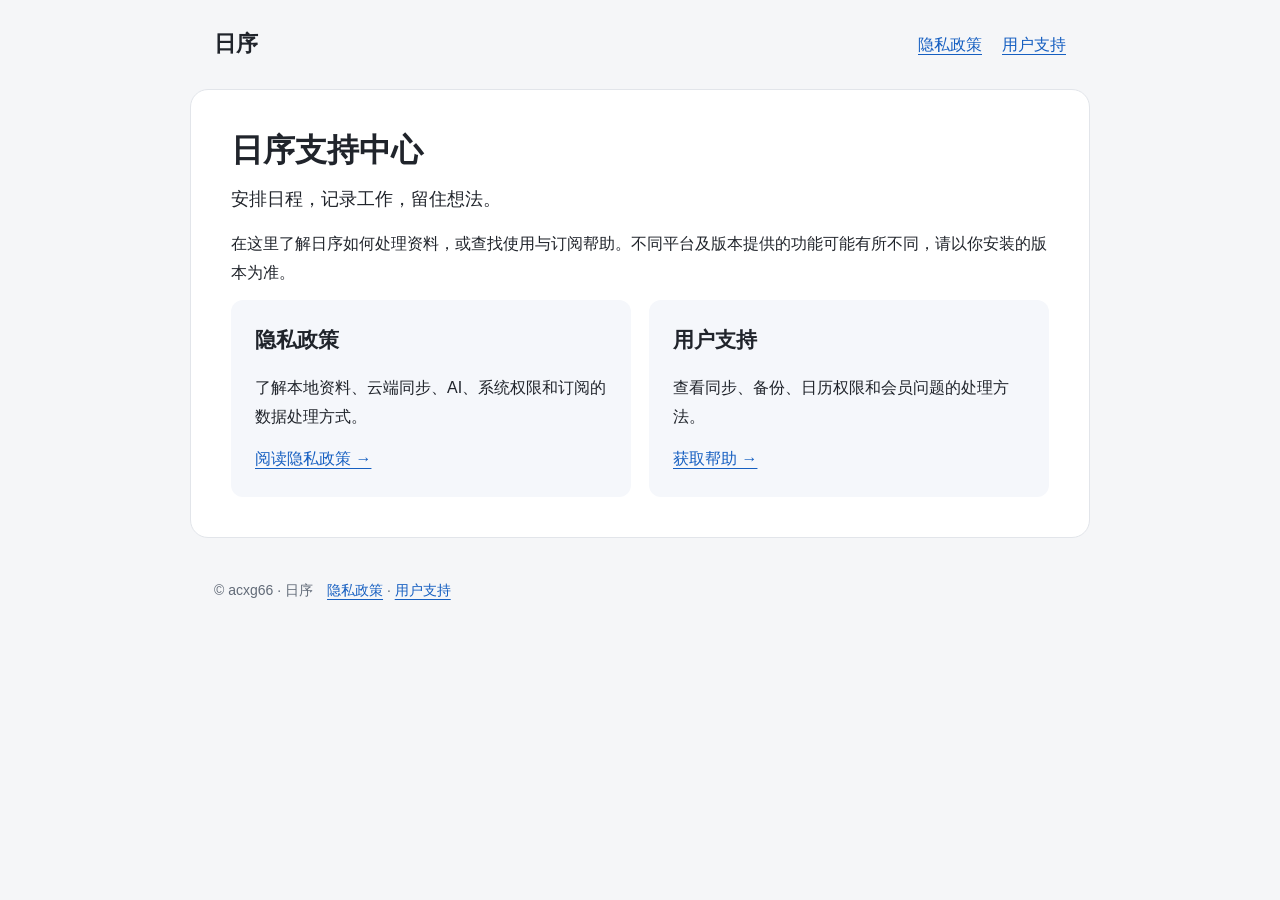
<file: index.html>
<!doctype html>
<html lang="zh-CN"><head><meta charset="utf-8"><meta name="viewport" content="width=device-width,initial-scale=1"><meta name="description" content="日序的日序支持中心，了解数据处理方式与获取帮助。"><title>日序支持中心 · 日序</title><link rel="stylesheet" href="style.css"></head>
<body><header><a href="index.html">日序</a><nav aria-label="网站导航"><a href="privacy.html">隐私政策</a><a href="support.html">用户支持</a></nav></header><main><h1>日序支持中心</h1><p class="lead">安排日程，记录工作，留住想法。</p><p>在这里了解日序如何处理资料，或查找使用与订阅帮助。不同平台及版本提供的功能可能有所不同，请以你安装的版本为准。</p><div class="cards"><section class="card"><h2>隐私政策</h2><p>了解本地资料、云端同步、AI、系统权限和订阅的数据处理方式。</p><a href="privacy.html">阅读隐私政策 →</a></section><section class="card"><h2>用户支持</h2><p>查看同步、备份、日历权限和会员问题的处理方法。</p><a href="support.html">获取帮助 →</a></section></div></main><footer>© acxg66 · 日序　<a href="privacy.html">隐私政策</a> · <a href="support.html">用户支持</a></footer></body></html>
</file>
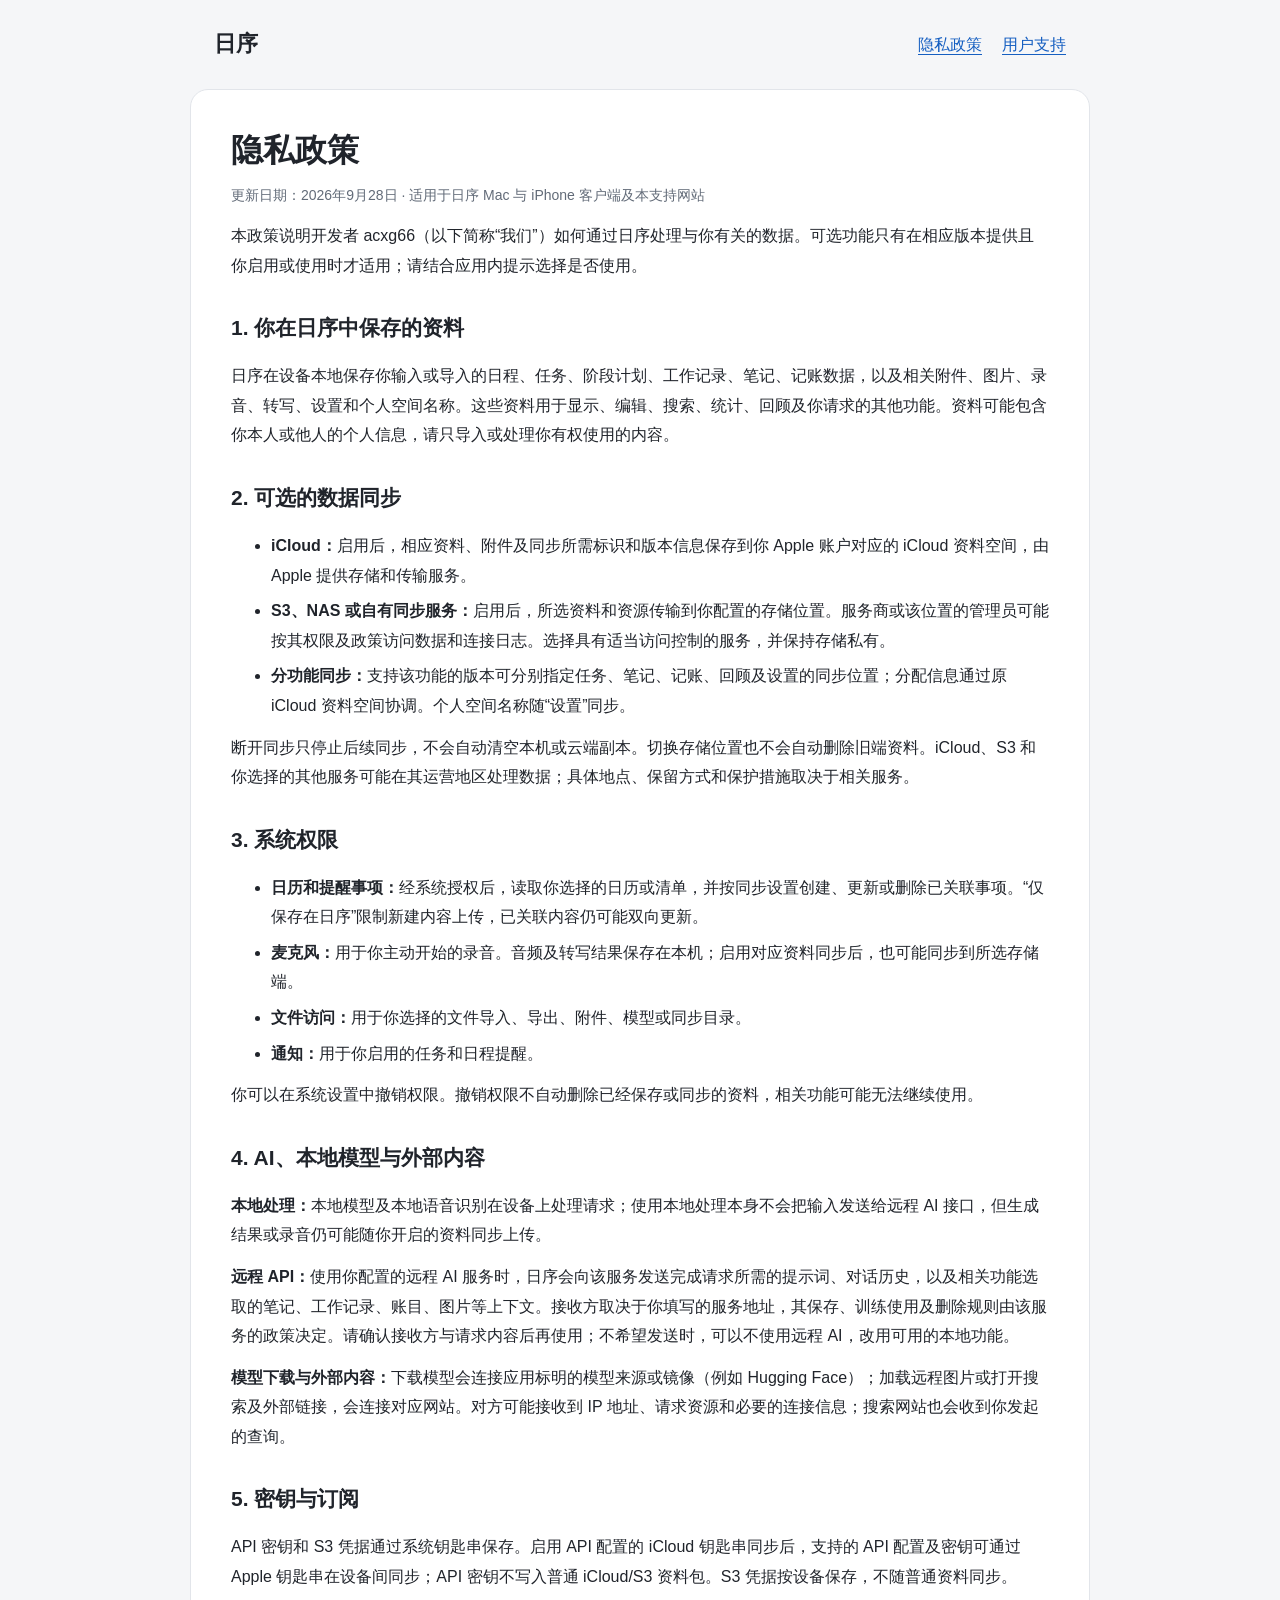
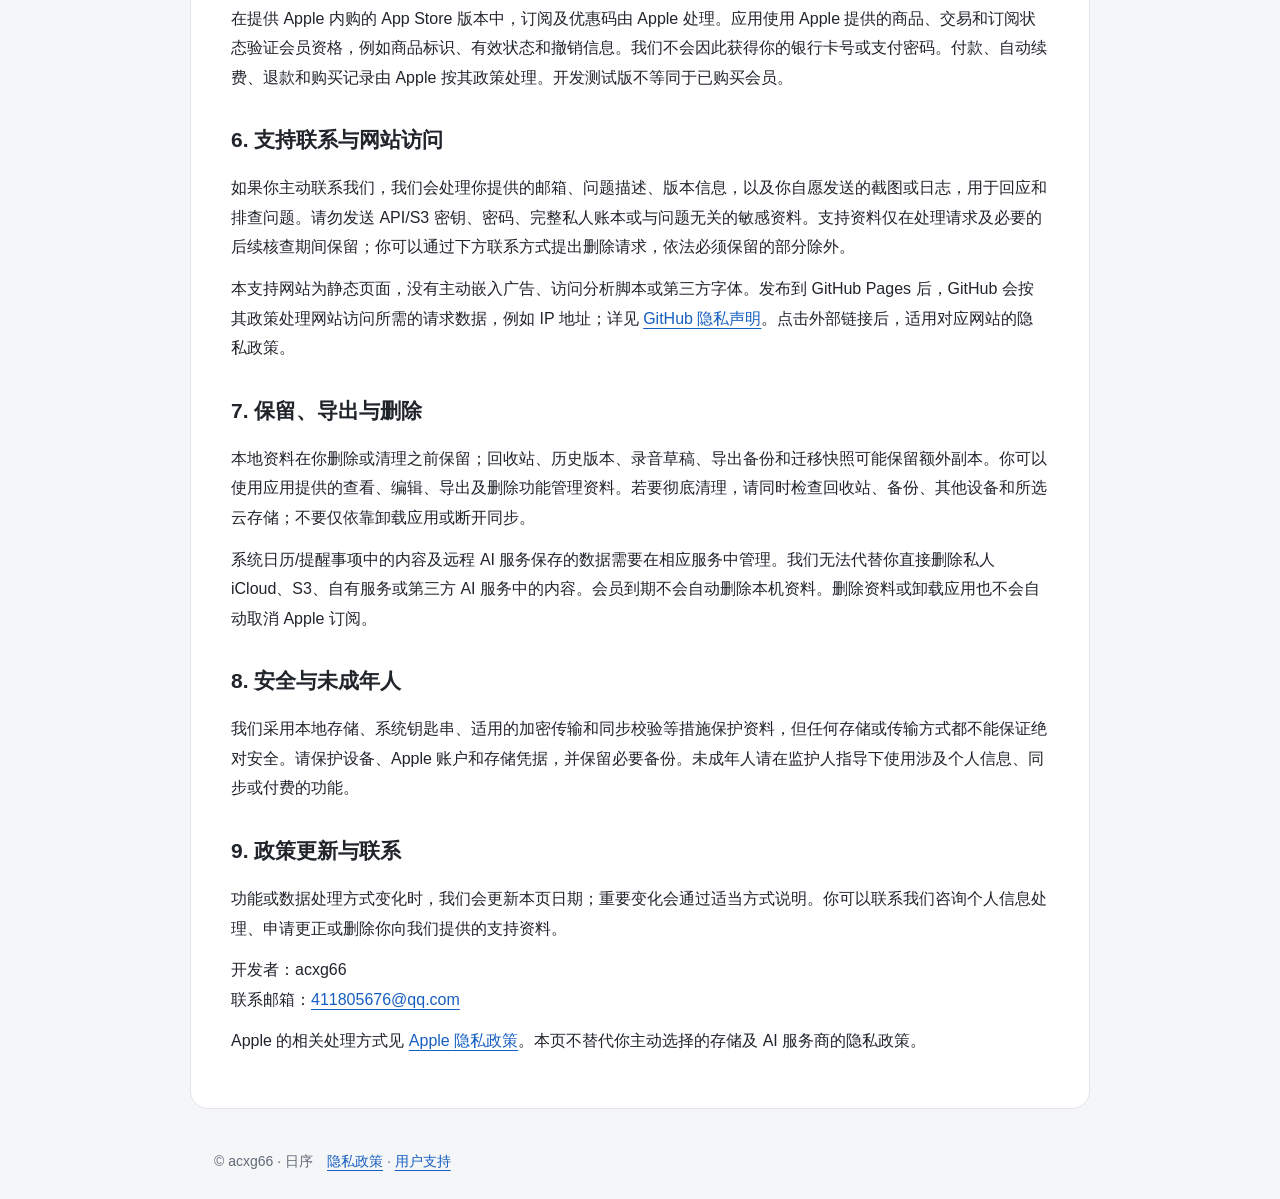
<file: privacy.html>
<!doctype html>
<html lang="zh-CN"><head><meta charset="utf-8"><meta name="viewport" content="width=device-width,initial-scale=1"><meta name="description" content="日序的隐私政策，了解数据处理方式与获取帮助。"><title>隐私政策 · 日序</title><link rel="stylesheet" href="style.css"></head>
<body><header><a href="index.html">日序</a><nav aria-label="网站导航"><a href="privacy.html">隐私政策</a><a href="support.html">用户支持</a></nav></header><main><h1>隐私政策</h1><p class="meta">更新日期：2026年9月28日 · 适用于日序 Mac 与 iPhone 客户端及本支持网站</p>
<p>本政策说明开发者 acxg66（以下简称“我们”）如何通过日序处理与你有关的数据。可选功能只有在相应版本提供且你启用或使用时才适用；请结合应用内提示选择是否使用。</p>
<h2>1. 你在日序中保存的资料</h2><p>日序在设备本地保存你输入或导入的日程、任务、阶段计划、工作记录、笔记、记账数据，以及相关附件、图片、录音、转写、设置和个人空间名称。这些资料用于显示、编辑、搜索、统计、回顾及你请求的其他功能。资料可能包含你本人或他人的个人信息，请只导入或处理你有权使用的内容。</p>
<h2>2. 可选的数据同步</h2><ul><li><strong>iCloud：</strong>启用后，相应资料、附件及同步所需标识和版本信息保存到你 Apple 账户对应的 iCloud 资料空间，由 Apple 提供存储和传输服务。</li><li><strong>S3、NAS 或自有同步服务：</strong>启用后，所选资料和资源传输到你配置的存储位置。服务商或该位置的管理员可能按其权限及政策访问数据和连接日志。选择具有适当访问控制的服务，并保持存储私有。</li><li><strong>分功能同步：</strong>支持该功能的版本可分别指定任务、笔记、记账、回顾及设置的同步位置；分配信息通过原 iCloud 资料空间协调。个人空间名称随“设置”同步。</li></ul><p>断开同步只停止后续同步，不会自动清空本机或云端副本。切换存储位置也不会自动删除旧端资料。iCloud、S3 和你选择的其他服务可能在其运营地区处理数据；具体地点、保留方式和保护措施取决于相关服务。</p>
<h2>3. 系统权限</h2><ul><li><strong>日历和提醒事项：</strong>经系统授权后，读取你选择的日历或清单，并按同步设置创建、更新或删除已关联事项。“仅保存在日序”限制新建内容上传，已关联内容仍可能双向更新。</li><li><strong>麦克风：</strong>用于你主动开始的录音。音频及转写结果保存在本机；启用对应资料同步后，也可能同步到所选存储端。</li><li><strong>文件访问：</strong>用于你选择的文件导入、导出、附件、模型或同步目录。</li><li><strong>通知：</strong>用于你启用的任务和日程提醒。</li></ul><p>你可以在系统设置中撤销权限。撤销权限不自动删除已经保存或同步的资料，相关功能可能无法继续使用。</p>
<h2>4. AI、本地模型与外部内容</h2><p><strong>本地处理：</strong>本地模型及本地语音识别在设备上处理请求；使用本地处理本身不会把输入发送给远程 AI 接口，但生成结果或录音仍可能随你开启的资料同步上传。</p><p><strong>远程 API：</strong>使用你配置的远程 AI 服务时，日序会向该服务发送完成请求所需的提示词、对话历史，以及相关功能选取的笔记、工作记录、账目、图片等上下文。接收方取决于你填写的服务地址，其保存、训练使用及删除规则由该服务的政策决定。请确认接收方与请求内容后再使用；不希望发送时，可以不使用远程 AI，改用可用的本地功能。</p><p><strong>模型下载与外部内容：</strong>下载模型会连接应用标明的模型来源或镜像（例如 Hugging Face）；加载远程图片或打开搜索及外部链接，会连接对应网站。对方可能接收到 IP 地址、请求资源和必要的连接信息；搜索网站也会收到你发起的查询。</p>
<h2>5. 密钥与订阅</h2><p>API 密钥和 S3 凭据通过系统钥匙串保存。启用 API 配置的 iCloud 钥匙串同步后，支持的 API 配置及密钥可通过 Apple 钥匙串在设备间同步；API 密钥不写入普通 iCloud/S3 资料包。S3 凭据按设备保存，不随普通资料同步。</p><p>在提供 Apple 内购的 App Store 版本中，订阅及优惠码由 Apple 处理。应用使用 Apple 提供的商品、交易和订阅状态验证会员资格，例如商品标识、有效状态和撤销信息。我们不会因此获得你的银行卡号或支付密码。付款、自动续费、退款和购买记录由 Apple 按其政策处理。开发测试版不等同于已购买会员。</p>
<h2>6. 支持联系与网站访问</h2><p>如果你主动联系我们，我们会处理你提供的邮箱、问题描述、版本信息，以及你自愿发送的截图或日志，用于回应和排查问题。请勿发送 API/S3 密钥、密码、完整私人账本或与问题无关的敏感资料。支持资料仅在处理请求及必要的后续核查期间保留；你可以通过下方联系方式提出删除请求，依法必须保留的部分除外。</p><p>本支持网站为静态页面，没有主动嵌入广告、访问分析脚本或第三方字体。发布到 GitHub Pages 后，GitHub 会按其政策处理网站访问所需的请求数据，例如 IP 地址；详见 <a href="https://docs.github.com/en/site-policy/privacy-policies/github-general-privacy-statement">GitHub 隐私声明</a>。点击外部链接后，适用对应网站的隐私政策。</p>
<h2>7. 保留、导出与删除</h2><p>本地资料在你删除或清理之前保留；回收站、历史版本、录音草稿、导出备份和迁移快照可能保留额外副本。你可以使用应用提供的查看、编辑、导出及删除功能管理资料。若要彻底清理，请同时检查回收站、备份、其他设备和所选云存储；不要仅依靠卸载应用或断开同步。</p><p>系统日历/提醒事项中的内容及远程 AI 服务保存的数据需要在相应服务中管理。我们无法代替你直接删除私人 iCloud、S3、自有服务或第三方 AI 服务中的内容。会员到期不会自动删除本机资料。删除资料或卸载应用也不会自动取消 Apple 订阅。</p>
<h2>8. 安全与未成年人</h2><p>我们采用本地存储、系统钥匙串、适用的加密传输和同步校验等措施保护资料，但任何存储或传输方式都不能保证绝对安全。请保护设备、Apple 账户和存储凭据，并保留必要备份。未成年人请在监护人指导下使用涉及个人信息、同步或付费的功能。</p>
<h2>9. 政策更新与联系</h2><p>功能或数据处理方式变化时，我们会更新本页日期；重要变化会通过适当方式说明。你可以联系我们咨询个人信息处理、申请更正或删除你向我们提供的支持资料。</p><p>开发者：acxg66<br>联系邮箱：<a href="mailto:411805676@qq.com">411805676@qq.com</a></p><p>Apple 的相关处理方式见 <a href="https://www.apple.com/legal/privacy/">Apple 隐私政策</a>。本页不替代你主动选择的存储及 AI 服务商的隐私政策。</p></main><footer>© acxg66 · 日序　<a href="privacy.html">隐私政策</a> · <a href="support.html">用户支持</a></footer></body></html>
</file>
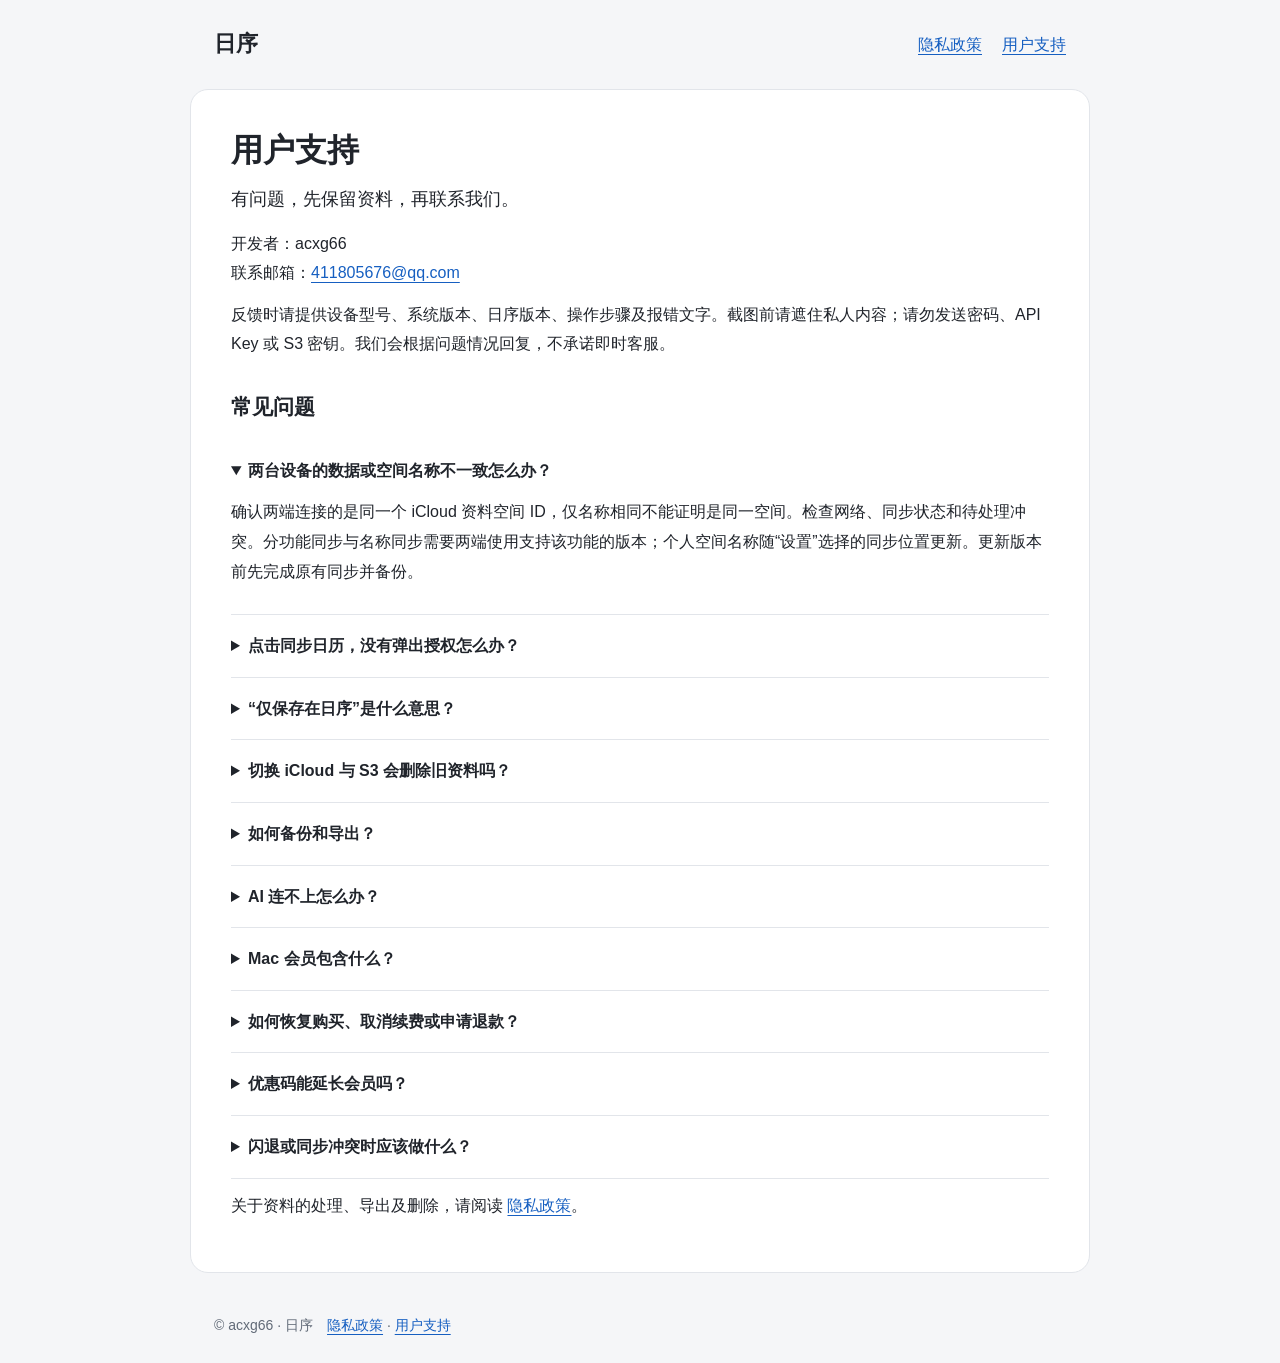
<file: support.html>
<!doctype html>
<html lang="zh-CN"><head><meta charset="utf-8"><meta name="viewport" content="width=device-width,initial-scale=1"><meta name="description" content="日序的用户支持，了解数据处理方式与获取帮助。"><title>用户支持 · 日序</title><link rel="stylesheet" href="style.css"></head>
<body><header><a href="index.html">日序</a><nav aria-label="网站导航"><a href="privacy.html">隐私政策</a><a href="support.html">用户支持</a></nav></header><main><h1>用户支持</h1><p class="lead">有问题，先保留资料，再联系我们。</p><p>开发者：acxg66<br>联系邮箱：<a href="mailto:411805676@qq.com">411805676@qq.com</a></p><p>反馈时请提供设备型号、系统版本、日序版本、操作步骤及报错文字。截图前请遮住私人内容；请勿发送密码、API Key 或 S3 密钥。我们会根据问题情况回复，不承诺即时客服。</p>
<h2>常见问题</h2>
<details open><summary>两台设备的数据或空间名称不一致怎么办？</summary><p>确认两端连接的是同一个 iCloud 资料空间 ID，仅名称相同不能证明是同一空间。检查网络、同步状态和待处理冲突。分功能同步与名称同步需要两端使用支持该功能的版本；个人空间名称随“设置”选择的同步位置更新。更新版本前先完成原有同步并备份。</p></details>
<details><summary>点击同步日历，没有弹出授权怎么办？</summary><p>首次开启时按系统提示授权；曾拒绝访问的，请打开系统设置 → 隐私与安全性 → 日历或提醒事项，允许日序访问。新版本会提供设置入口。系统同步需要受支持的系统版本；授权后返回日序，再选择要同步的日历或清单。</p></details>
<details><summary>“仅保存在日序”是什么意思？</summary><p>它表示新建的任务或日程不自动上传到系统清单或日历；已从系统同步进来的内容仍保持双向更新。日序自身的资料同步是另一项设置。</p></details>
<details><summary>切换 iCloud 与 S3 会删除旧资料吗？</summary><p>不会自动清理旧端副本。先让所有设备完成同步并更新到兼容版本，再调整各功能的同步位置，完成新端核对后自行管理旧端副本。S3 使用前执行连接测试。当前任务选择 S3 会暂停系统日历/提醒事项同步；需要系统同步时请把任务留在 iCloud。</p></details>
<details><summary>如何备份和导出？</summary><p>在支持分功能导出的版本中，打开设置 → 数据同步 → 导出与导入，选择任务、笔记、记账或回顾。导出的 .daybookdata 是文件包，复制时请保留整个包；笔记包可包含附件和已结束录音。记账导入采用文件版本时可能替换整个账本，请认真阅读确认提示并保留备份。</p></details>
<details><summary>AI 连不上怎么办？</summary><p>核对服务地址、服务商支持的模型标识、密钥和账户额度。修改配置后先保存，再测试连接。会员费不包含第三方 AI API 费用。反馈错误码即可，不要发送密钥。</p></details>
<details><summary>Mac 会员包含什么？</summary><p>提供会员功能的 Mac App Store 版本中，一个月订阅解锁数据同步、系统日历与提醒事项同步、AI 接口、本地语音助手、记账和笔记。计划中国区价格为 ¥6/月，实际价格与可用性以 App Store 购买确认页为准；不包含 iPhone 会员或第三方 AI 服务费用。开发测试版尚未开放真实收费。</p></details>
<details><summary>如何恢复购买、取消续费或申请退款？</summary><p>使用购买时的 Apple 账户，在设置 → Mac 会员中选择“恢复购买”。在 <a href="https://apps.apple.com/account/subscriptions">Apple 管理订阅</a>中取消自动续费；取消后通常可使用至已付费周期结束。删除应用不会自动取消订阅。退款请通过 <a href="https://reportaproblem.apple.com/">Apple 问题报告页面</a>申请，是否批准由 Apple 决定。</p></details>
<details><summary>优惠码能延长会员吗？</summary><p>使用为日序 Mac 订阅配置的 Apple 官方优惠码，在会员页打开兑换窗口。应用内兑换需要 macOS 15 或更新版本。资格、优惠时长、已有订阅的生效时间由 Apple 确认页决定，不是任意叠加天数；优惠结束后可能自动续费。</p></details>
<details><summary>闪退或同步冲突时应该做什么？</summary><p>先保存手头内容并保留备份。记录日序版本、系统版本和触发步骤，按页面提示处理冲突。不要反复删除资料空间或清空云端；联系我们时只提供必要的错误信息，崩溃报告也请检查是否包含私人路径或文本。</p></details>
<p>关于资料的处理、导出及删除，请阅读 <a href="privacy.html">隐私政策</a>。</p></main><footer>© acxg66 · 日序　<a href="privacy.html">隐私政策</a> · <a href="support.html">用户支持</a></footer></body></html>
</file>
<file: style.css>
*{box-sizing:border-box}html{color-scheme:light dark}body{margin:0;background:#f5f6f8;color:#20242b;font:16px/1.85 -apple-system,BlinkMacSystemFont,"Segoe UI",sans-serif}a{color:#165fc1;text-underline-offset:4px}header,main,footer{max-width:900px;margin:auto;padding:24px}header{display:flex;align-items:center;justify-content:space-between;gap:20px}header>a{font-size:22px;font-weight:750;text-decoration:none;color:inherit}nav{display:flex;gap:20px;flex-wrap:wrap}main{background:#fff;border:1px solid #e2e5ea;border-radius:18px;padding:40px;margin-bottom:16px}h1{font-size:32px;line-height:1.3;margin:0 0 12px}h2{font-size:21px;line-height:1.5;margin-top:32px}p,ul,ol{margin:12px 0}li{margin:6px 0}.meta,footer{color:#626b78;font-size:14px}.notice{padding:14px 18px;background:#fff5d9;border-left:4px solid #d49316;border-radius:6px}.lead{font-size:18px}.cards{display:grid;grid-template-columns:1fr 1fr;gap:18px}.card{padding:24px;background:#f5f7fb;border-radius:12px}.card h2{margin-top:0}code{overflow-wrap:anywhere}a,li,p{overflow-wrap:break-word}details{border-bottom:1px solid #e2e5ea;padding:16px 0}summary{cursor:pointer;font-weight:650}a:focus-visible,summary:focus-visible{outline:3px solid #5789df;outline-offset:4px}@media(max-width:600px){header{align-items:flex-start;flex-direction:column;gap:8px;padding:20px}main{padding:24px 20px;border-radius:0;border-left:0;border-right:0}h1{font-size:28px}.cards{grid-template-columns:1fr}}@media(prefers-color-scheme:dark){body{background:#13171e;color:#e4e9f0}main{background:#1c222c;border-color:#36404d}a{color:#8dbaff}.meta,footer{color:#b1bdcb}.card{background:#252f3d}.notice{background:#382f1a;border-color:#d49316}details{border-color:#36404d}}
</file>
